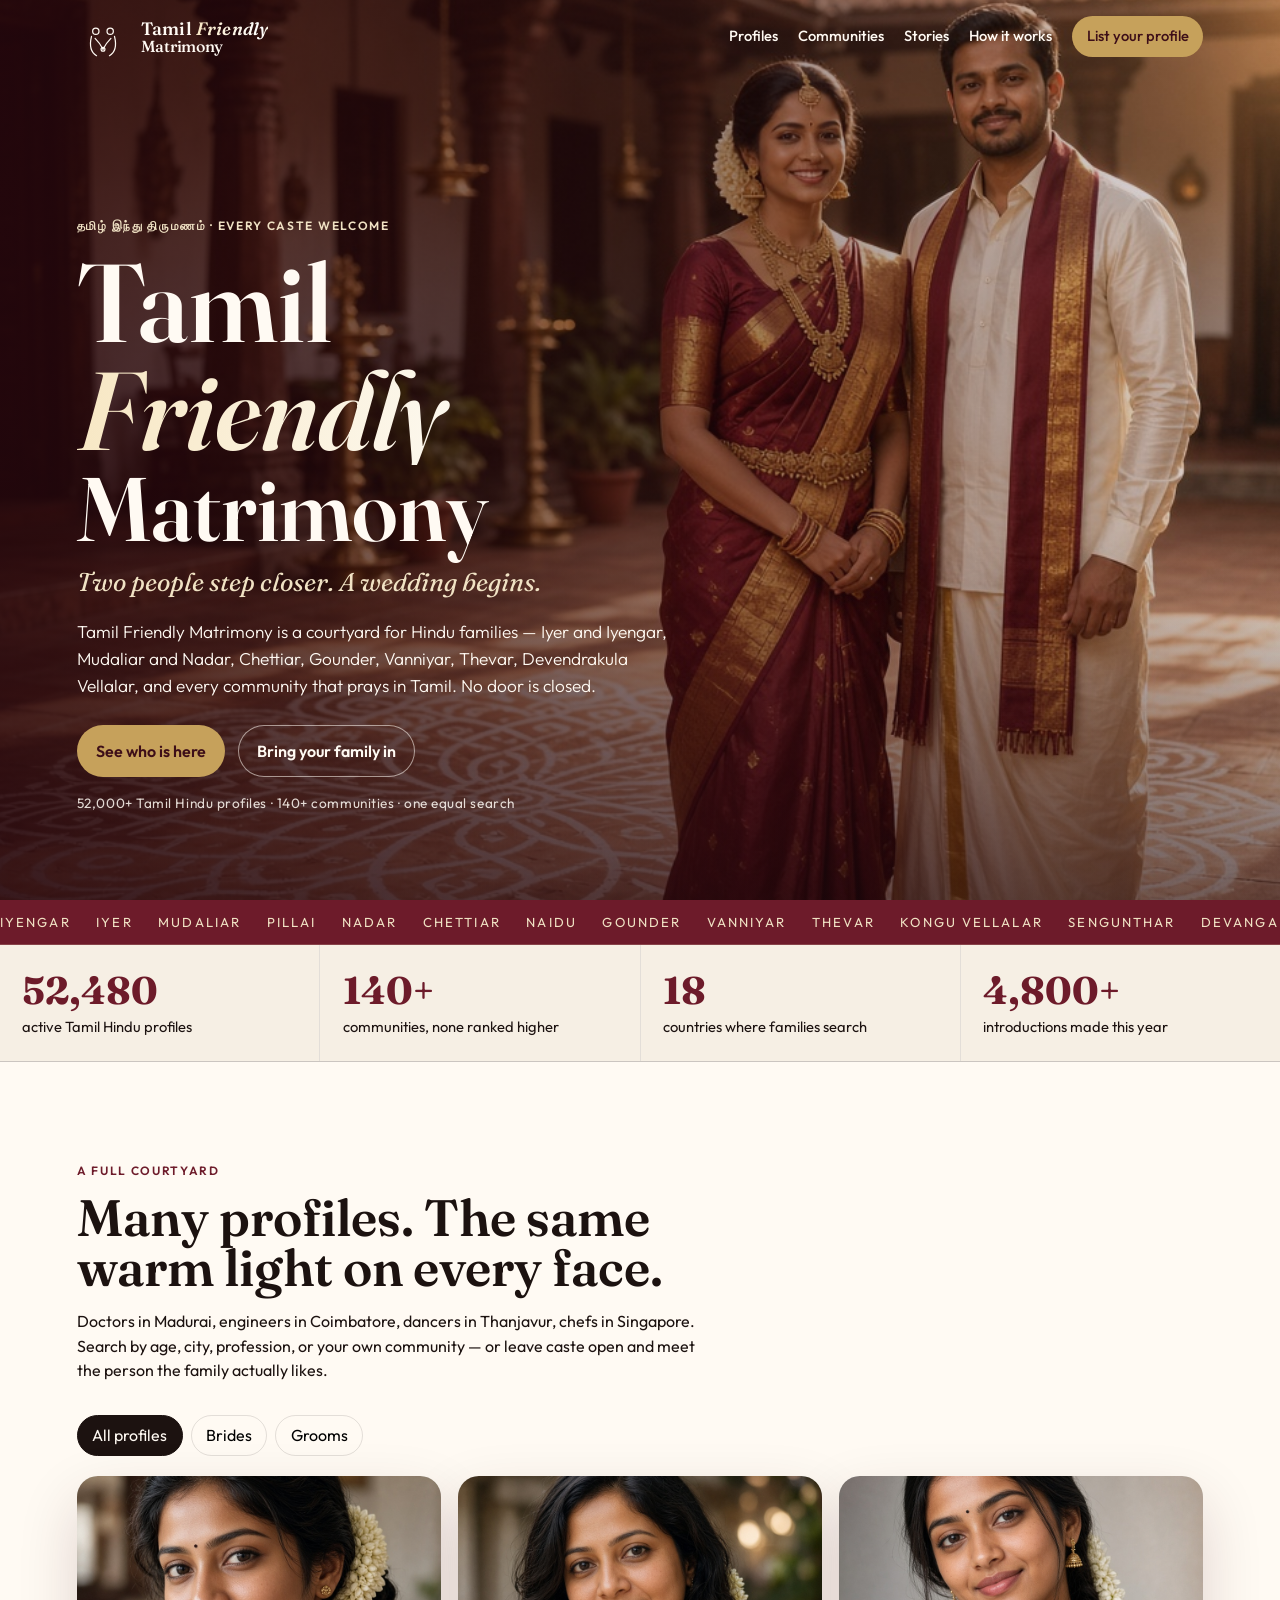
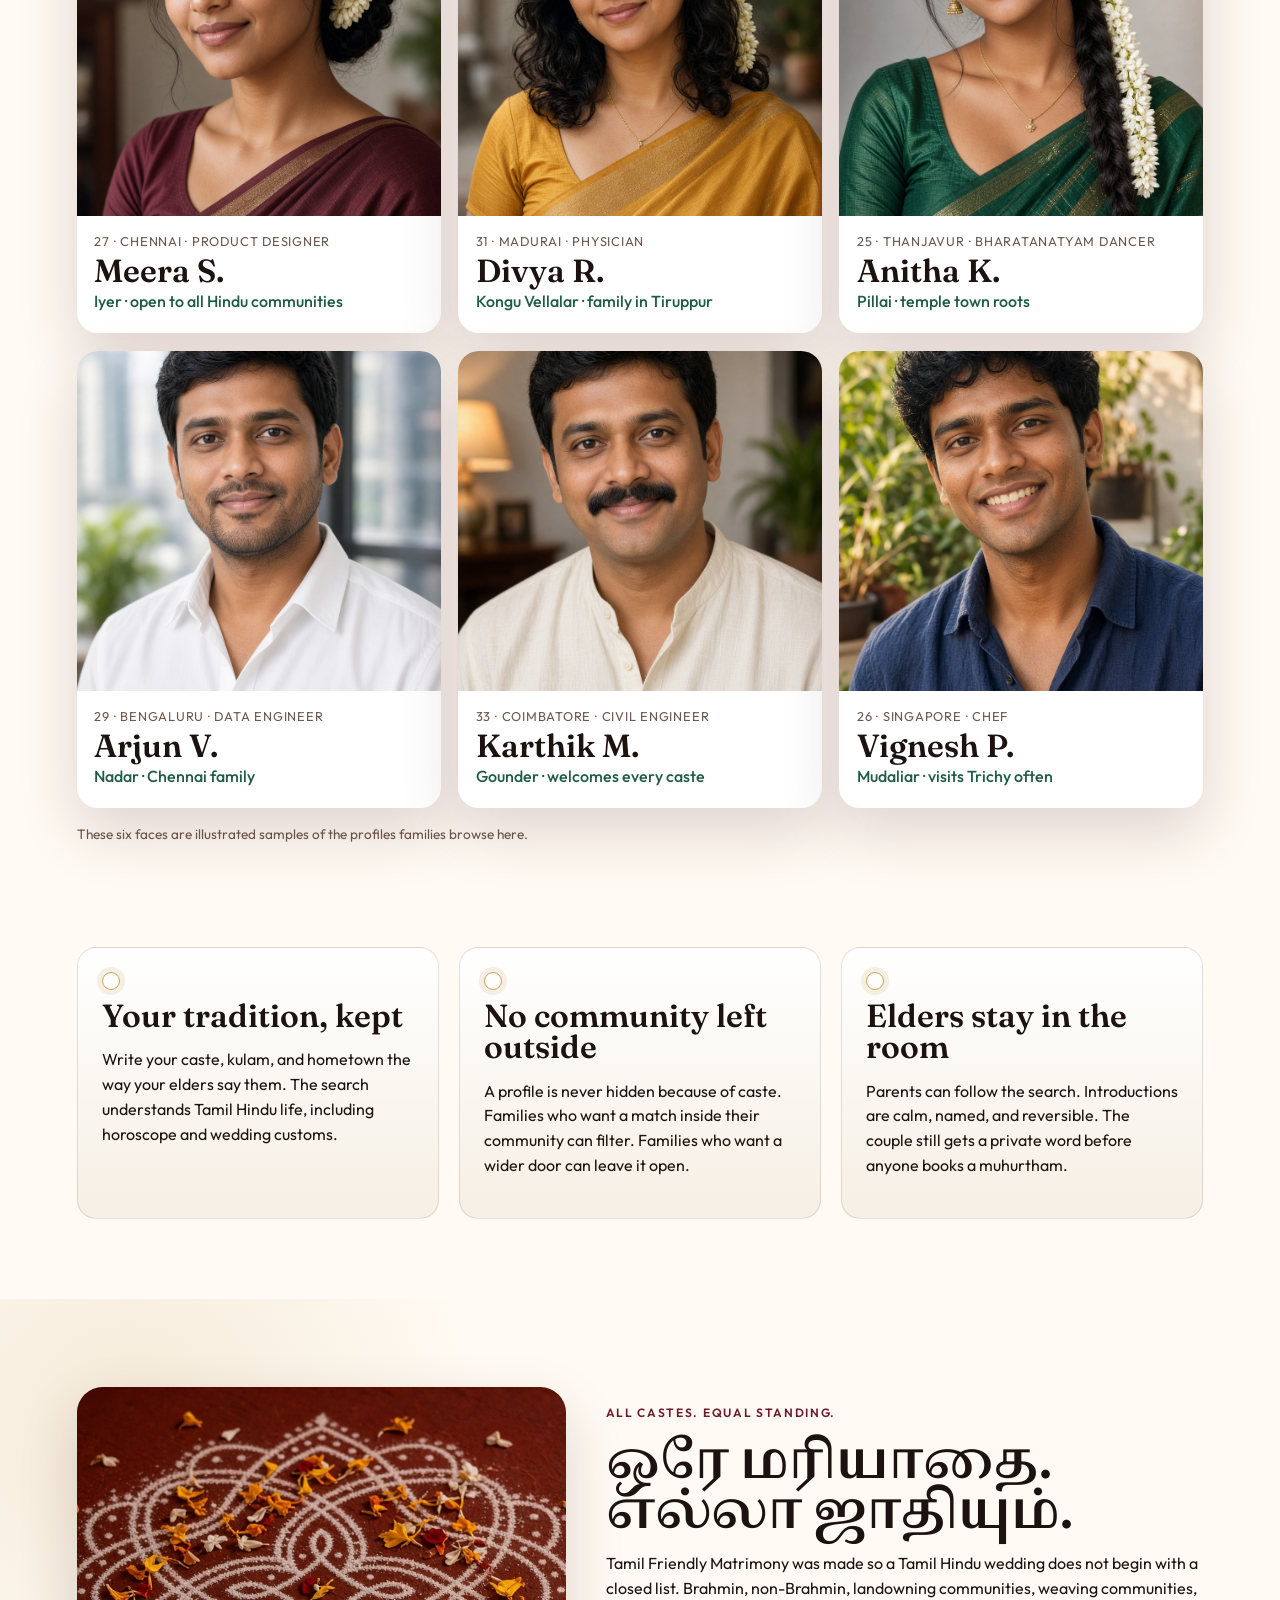
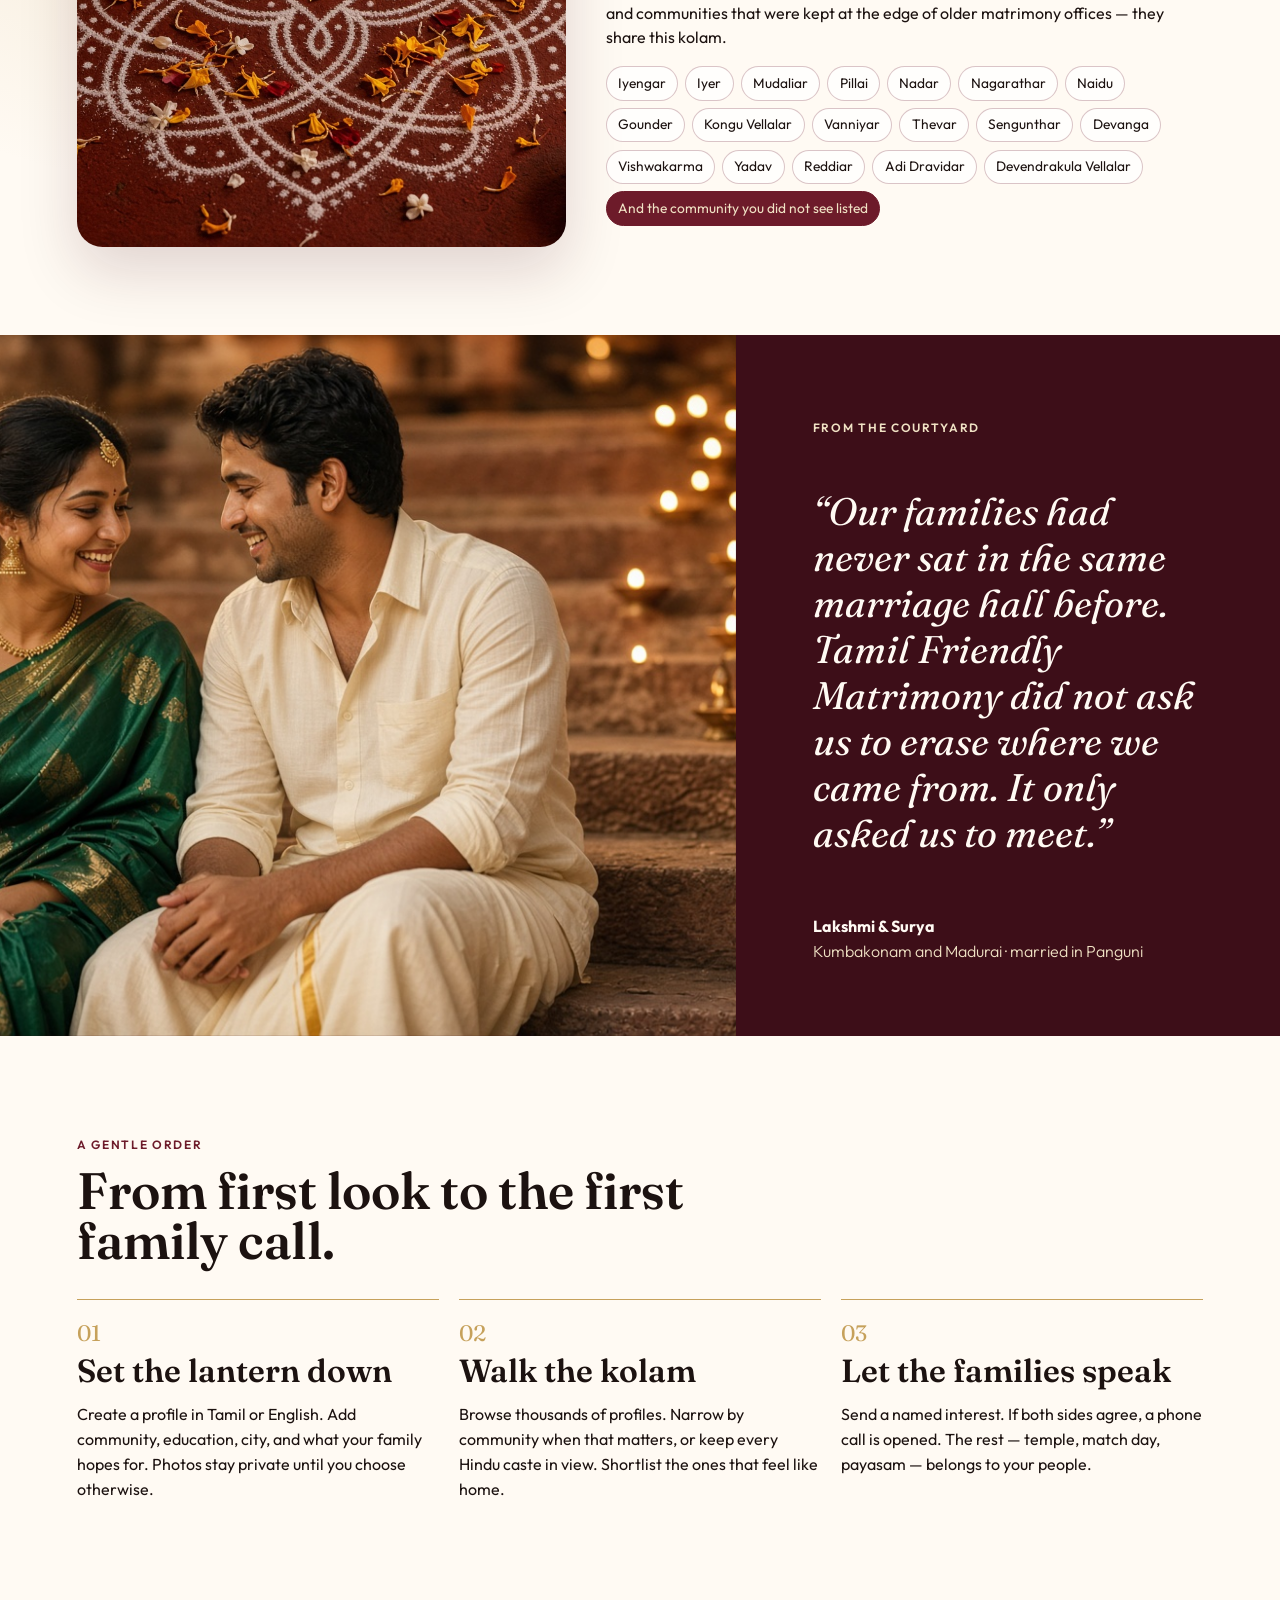
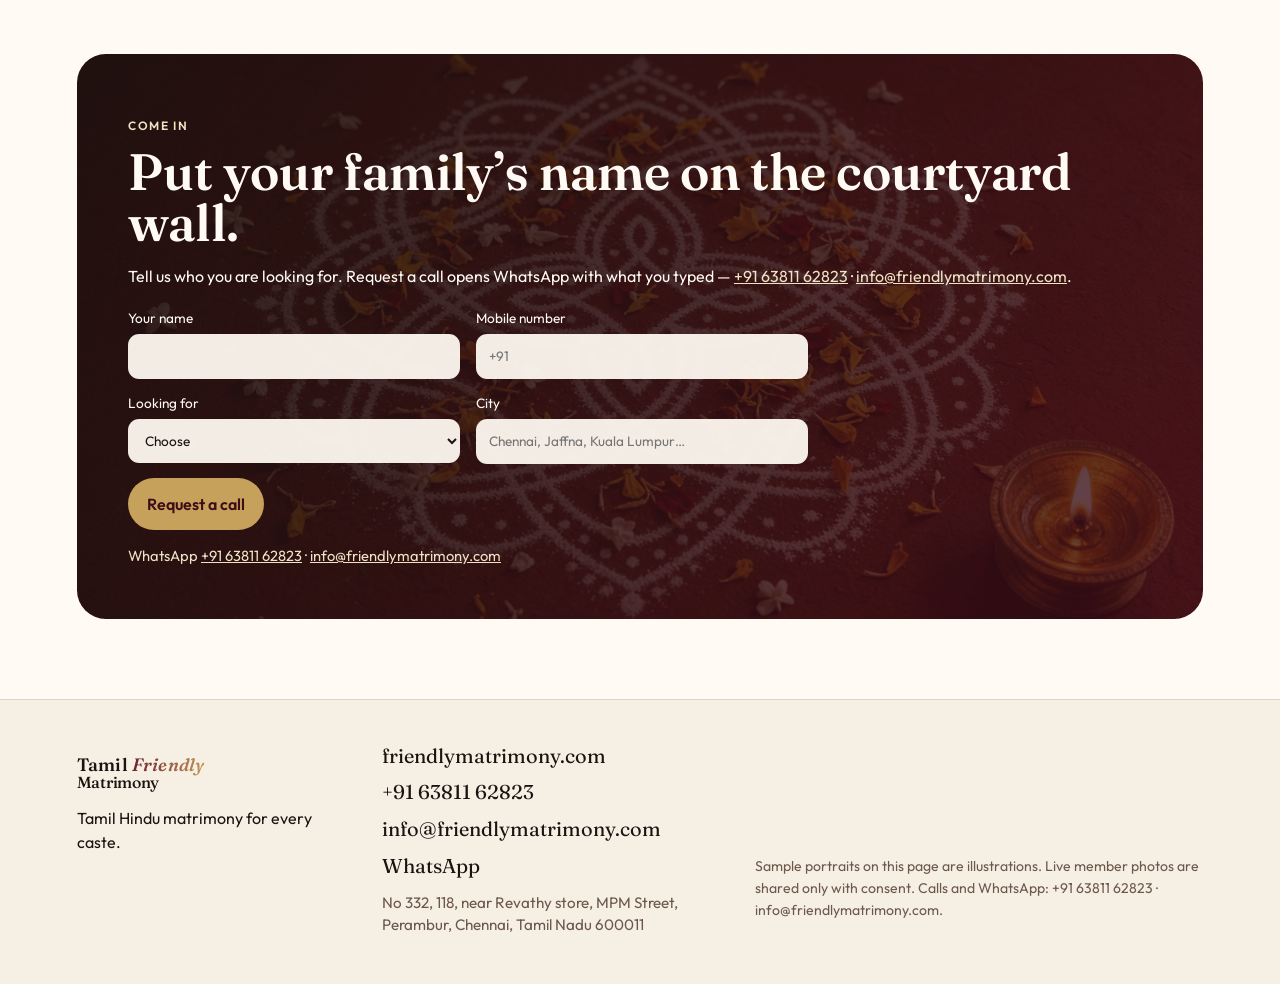
<file: index.html>
<!DOCTYPE html>
<html lang="en">
<head>
  <meta charset="UTF-8" />
  <meta name="viewport" content="width=device-width, initial-scale=1" />
  <title>Tamil Friendly Matrimony — Tamil Hindu matrimony for every caste</title>
  <meta name="description" content="Tamil Friendly Matrimony for Hindu families of every caste. Profiles across Tamil Nadu and the world, with equal respect for every community. Call or WhatsApp +91 63811 62823." />
  <meta name="keywords" content="Tamil matrimony, Tamil Hindu matrimony, Tamil Friendly Matrimony, caste free Tamil marriage, Chennai matrimony, Perambur matrimony" />
  <meta name="author" content="Tamil Friendly Matrimony" />
  <meta name="robots" content="index, follow, max-image-preview:large, max-snippet:-1, max-video-preview:-1" />
  <meta name="googlebot" content="index, follow" />
  <meta name="theme-color" content="#6d1b2a" />
  <meta name="format-detection" content="telephone=yes" />
  <link rel="canonical" href="https://tamilfriendlymatrimony.com/" />
  <link rel="alternate" hreflang="en" href="https://tamilfriendlymatrimony.com/" />
  <link rel="alternate" hreflang="ta" href="https://tamilfriendlymatrimony.com/" />
  <link rel="alternate" hreflang="x-default" href="https://tamilfriendlymatrimony.com/" />

  <meta property="og:type" content="website" />
  <meta property="og:site_name" content="Tamil Friendly Matrimony" />
  <meta property="og:locale" content="en_IN" />
  <meta property="og:locale:alternate" content="ta_IN" />
  <meta property="og:url" content="https://tamilfriendlymatrimony.com/" />
  <meta property="og:title" content="Tamil Friendly Matrimony — every caste welcome" />
  <meta property="og:description" content="Every caste. One courtyard. Tamil Hindu matrimony with equal respect for every community." />
  <meta property="og:image" content="https://tamilfriendlymatrimony.com/assets/tfm-hero.png" />
  <meta property="og:image:alt" content="Tamil Friendly Matrimony — couples stepping toward a wedding" />
  <meta property="og:image:type" content="image/png" />

  <meta name="twitter:card" content="summary_large_image" />
  <meta name="twitter:title" content="Tamil Friendly Matrimony — every caste welcome" />
  <meta name="twitter:description" content="Tamil Hindu matrimony for every caste. Call or WhatsApp +91 63811 62823." />
  <meta name="twitter:image" content="https://tamilfriendlymatrimony.com/assets/tfm-hero.png" />
  <meta name="twitter:image:alt" content="Tamil Friendly Matrimony" />

  <link rel="icon" href="assets/favicon.svg" type="image/svg+xml" />
  <link rel="apple-touch-icon" href="assets/tfm-logo.png" />
  <link rel="sitemap" type="application/xml" title="Sitemap" href="/sitemap.xml" />
  <link rel="preconnect" href="https://fonts.googleapis.com" />
  <link rel="preconnect" href="https://fonts.gstatic.com" crossorigin />
  <link href="https://fonts.googleapis.com/css2?family=Fraunces:ital,opsz,wght@0,9..144,500;0,9..144,640;1,9..144,500&family=Noto+Serif+Tamil:wght@600;700&family=Outfit:wght@300;400;500;600&display=swap" rel="stylesheet" />
  <link rel="stylesheet" href="css/styles.css" />

  <script type="application/ld+json">
  {
    "@context": "https://schema.org",
    "@graph": [
      {
        "@type": "WebSite",
        "@id": "https://tamilfriendlymatrimony.com/#website",
        "url": "https://tamilfriendlymatrimony.com/",
        "name": "Tamil Friendly Matrimony",
        "description": "Tamil Hindu matrimony for families of every caste.",
        "inLanguage": ["en", "ta"],
        "publisher": { "@id": "https://tamilfriendlymatrimony.com/#organization" }
      },
      {
        "@type": "Organization",
        "@id": "https://tamilfriendlymatrimony.com/#organization",
        "name": "Tamil Friendly Matrimony",
        "url": "https://tamilfriendlymatrimony.com/",
        "logo": "https://tamilfriendlymatrimony.com/assets/tfm-logo.png",
        "image": "https://tamilfriendlymatrimony.com/assets/tfm-hero.png",
        "email": "info@friendlymatrimony.com",
        "telephone": "+91-63811-62823",
        "sameAs": [
          "https://friendlymatrimony.com",
          "https://wa.me/916381162823"
        ],
        "address": {
          "@type": "PostalAddress",
          "streetAddress": "No 332, 118, near Revathy store, MPM Street, Perambur",
          "addressLocality": "Chennai",
          "addressRegion": "Tamil Nadu",
          "postalCode": "600011",
          "addressCountry": "IN"
        },
        "contactPoint": {
          "@type": "ContactPoint",
          "telephone": "+91-63811-62823",
          "contactType": "customer service",
          "areaServed": "IN",
          "availableLanguage": ["English", "Tamil"]
        }
      },
      {
        "@type": "LocalBusiness",
        "@id": "https://tamilfriendlymatrimony.com/#localbusiness",
        "name": "Tamil Friendly Matrimony",
        "image": "https://tamilfriendlymatrimony.com/assets/tfm-hero.png",
        "url": "https://tamilfriendlymatrimony.com/",
        "telephone": "+91-63811-62823",
        "email": "info@friendlymatrimony.com",
        "priceRange": "$$",
        "address": {
          "@type": "PostalAddress",
          "streetAddress": "No 332, 118, near Revathy store, MPM Street, Perambur",
          "addressLocality": "Chennai",
          "addressRegion": "Tamil Nadu",
          "postalCode": "600011",
          "addressCountry": "IN"
        },
        "geo": {
          "@type": "GeoCoordinates",
          "latitude": 13.121,
          "longitude": 80.232
        },
        "openingHoursSpecification": {
          "@type": "OpeningHoursSpecification",
          "dayOfWeek": ["Monday", "Tuesday", "Wednesday", "Thursday", "Friday", "Saturday"],
          "opens": "09:00",
          "closes": "20:00"
        }
      }
    ]
  }
  </script>
</head>
<body>
  <a class="skip" href="#profiles">Skip to profiles</a>

  <div class="petals" aria-hidden="true">
    <span></span><span></span><span></span><span></span><span></span><span></span>
  </div>

  <header class="site-header" data-header>
    <a class="brand" href="#top">
      <span class="couple-mark" aria-hidden="true">
        <svg class="couple-svg" viewBox="0 0 72 64">
          <path class="arch" d="M8 30C8 8 64 8 64 30" />
          <g class="person person-left">
            <circle cx="26" cy="24" r="4.4" />
            <path d="M20 31c-3 12-1 22 7 27" />
            <path d="M25 34c6 6 9 11 11 15" />
          </g>
          <g class="person person-right">
            <circle cx="46" cy="24" r="4.4" />
            <path d="M52 31c3 12 1 22-7 27" />
            <path d="M47 34c-6 6-9 11-11 15" />
          </g>
          <circle class="ring" cx="36" cy="49" r="2.7" />
        </svg>
      </span>
      <span class="wordmark">
        <span>Tamil <em>Friendly</em></span>
        <strong>Matrimony</strong>
      </span>
    </a>
    <button class="nav-toggle" type="button" data-nav-toggle aria-expanded="false" aria-controls="site-nav" aria-label="Open menu">
      Menu
    </button>
    <nav id="site-nav" data-nav aria-label="Primary">
      <a href="#profiles">Profiles</a>
      <a href="#communities">Communities</a>
      <a href="#stories">Stories</a>
      <a href="#how">How it works</a>
      <a class="nav-cta" href="#join">List your profile</a>
    </nav>
  </header>

  <main id="top">
    <section class="hero" aria-label="Tamil Friendly Matrimony introduction">
      <div class="hero-photo" style="background-image: url('assets/tfm-hero.png')" role="img" aria-label="Couple under a wedding arch"></div>
      <div class="hero-shade" aria-hidden="true"></div>
      <div class="hero-copy">
        <p class="eyebrow">தமிழ் இந்து திருமணம் · every caste welcome</p>
        <h1 class="hero-title">
          <span>Tamil</span>
          <span class="shine">Friendly</span>
          <span>Matrimony</span>
        </h1>
        <p class="hero-poem">Two people step closer. A wedding begins.</p>
        <p class="lede">
          Tamil Friendly Matrimony is a courtyard for Hindu families — Iyer and Iyengar,
          Mudaliar and Nadar, Chettiar, Gounder, Vanniyar, Thevar, Devendrakula Vellalar,
          and every community that prays in Tamil. No door is closed.
        </p>
        <div class="hero-actions">
          <a class="btn btn-gold" href="#profiles">See who is here</a>
          <a class="btn btn-ghost" href="#join">Bring your family in</a>
        </div>
        <p class="hero-note">52,000+ Tamil Hindu profiles · 140+ communities · one equal search</p>
      </div>
    </section>

    <div class="ticker" aria-hidden="true">
      <div class="ticker-track">
        <span>Iyengar</span><span>Iyer</span><span>Mudaliar</span><span>Pillai</span><span>Nadar</span>
        <span>Chettiar</span><span>Naidu</span><span>Gounder</span><span>Vanniyar</span><span>Thevar</span>
        <span>Kongu Vellalar</span><span>Sengunthar</span><span>Devanga</span><span>Vishwakarma</span>
        <span>Adi Dravidar</span><span>Devendrakula Vellalar</span><span>Yadav</span><span>Reddiar</span>
        <span>Nagarathar</span><span>Saiva Pillai</span>
        <span>Iyengar</span><span>Iyer</span><span>Mudaliar</span><span>Pillai</span><span>Nadar</span>
        <span>Chettiar</span><span>Naidu</span><span>Gounder</span><span>Vanniyar</span><span>Thevar</span>
        <span>Kongu Vellalar</span><span>Sengunthar</span><span>Devanga</span><span>Vishwakarma</span>
        <span>Adi Dravidar</span><span>Devendrakula Vellalar</span><span>Yadav</span><span>Reddiar</span>
        <span>Nagarathar</span><span>Saiva Pillai</span>
      </div>
    </div>

    <section class="stats" aria-label="In numbers">
      <article data-reveal>
        <strong data-count="52480">0</strong>
        <span>active Tamil Hindu profiles</span>
      </article>
      <article data-reveal>
        <strong data-count="140" data-suffix="+">0</strong>
        <span>communities, none ranked higher</span>
      </article>
      <article data-reveal>
        <strong data-count="18">0</strong>
        <span>countries where families search</span>
      </article>
      <article data-reveal>
        <strong data-count="4800" data-suffix="+">0</strong>
        <span>introductions made this year</span>
      </article>
    </section>

    <section class="section" id="profiles">
      <div class="section-head" data-reveal>
        <p class="kicker">A full courtyard</p>
        <h2>Many profiles. The same warm light on every face.</h2>
        <p>
          Doctors in Madurai, engineers in Coimbatore, dancers in Thanjavur, chefs in Singapore.
          Search by age, city, profession, or your own community — or leave caste open and
          meet the person the family actually likes.
        </p>
      </div>
      <div class="filters" role="tablist" aria-label="Filter sample profiles">
        <button type="button" class="is-active" role="tab" aria-selected="true" data-filter="all">All profiles</button>
        <button type="button" role="tab" aria-selected="false" data-filter="bride">Brides</button>
        <button type="button" role="tab" aria-selected="false" data-filter="groom">Grooms</button>
      </div>
      <div class="cards">
        <article class="card" data-side="bride" data-reveal>
          <img src="assets/tfm-profile-meera.png" width="640" height="800" loading="lazy" decoding="async" alt="Portrait of Meera, a sample profile" />
          <div class="card-body">
            <p class="card-meta">27 · Chennai · Product designer</p>
            <h3>Meera S.</h3>
            <p class="community">Iyer · open to all Hindu communities</p>
          </div>
        </article>
        <article class="card" data-side="bride" data-reveal>
          <img src="assets/tfm-profile-divya.png" width="640" height="800" loading="lazy" decoding="async" alt="Portrait of Divya, a sample profile" />
          <div class="card-body">
            <p class="card-meta">31 · Madurai · Physician</p>
            <h3>Divya R.</h3>
            <p class="community">Kongu Vellalar · family in Tiruppur</p>
          </div>
        </article>
        <article class="card" data-side="bride" data-reveal>
          <img src="assets/tfm-profile-anitha.png" width="640" height="800" loading="lazy" decoding="async" alt="Portrait of Anitha, a sample profile" />
          <div class="card-body">
            <p class="card-meta">25 · Thanjavur · Bharatanatyam dancer</p>
            <h3>Anitha K.</h3>
            <p class="community">Pillai · temple town roots</p>
          </div>
        </article>
        <article class="card" data-side="groom" data-reveal>
          <img src="assets/tfm-profile-arjun.png" width="640" height="800" loading="lazy" decoding="async" alt="Portrait of Arjun, a sample profile" />
          <div class="card-body">
            <p class="card-meta">29 · Bengaluru · Data engineer</p>
            <h3>Arjun V.</h3>
            <p class="community">Nadar · Chennai family</p>
          </div>
        </article>
        <article class="card" data-side="groom" data-reveal>
          <img src="assets/tfm-profile-karthik.png" width="640" height="800" loading="lazy" decoding="async" alt="Portrait of Karthik, a sample profile" />
          <div class="card-body">
            <p class="card-meta">33 · Coimbatore · Civil engineer</p>
            <h3>Karthik M.</h3>
            <p class="community">Gounder · welcomes every caste</p>
          </div>
        </article>
        <article class="card" data-side="groom" data-reveal>
          <img src="assets/tfm-profile-vignesh.png" width="640" height="800" loading="lazy" decoding="async" alt="Portrait of Vignesh, a sample profile" />
          <div class="card-body">
            <p class="card-meta">26 · Singapore · Chef</p>
            <h3>Vignesh P.</h3>
            <p class="community">Mudaliar · visits Trichy often</p>
          </div>
        </article>
      </div>
      <p class="fineprint">These six faces are illustrated samples of the profiles families browse here.</p>
    </section>

    <section class="promise">
      <article data-reveal>
        <span class="mark-ring" aria-hidden="true"></span>
        <h3>Your tradition, kept</h3>
        <p>Write your caste, kulam, and hometown the way your elders say them. The search understands Tamil Hindu life, including horoscope and wedding customs.</p>
      </article>
      <article data-reveal>
        <span class="mark-ring" aria-hidden="true"></span>
        <h3>No community left outside</h3>
        <p>A profile is never hidden because of caste. Families who want a match inside their community can filter. Families who want a wider door can leave it open.</p>
      </article>
      <article data-reveal>
        <span class="mark-ring" aria-hidden="true"></span>
        <h3>Elders stay in the room</h3>
        <p>Parents can follow the search. Introductions are calm, named, and reversible. The couple still gets a private word before anyone books a muhurtham.</p>
      </article>
    </section>

    <section class="section communities" id="communities">
      <div class="communities-visual" style="background-image: url('assets/tfm-kolam.png')" role="img" aria-label="Kolam pattern" data-reveal></div>
      <div class="communities-copy" data-reveal>
        <p class="kicker">All castes. Equal standing.</p>
        <h2>ஒரே மரியாதை. எல்லா ஜாதியும்.</h2>
        <p>
          Tamil Friendly Matrimony was made so a Tamil Hindu wedding does not begin with a closed list.
          Brahmin, non-Brahmin, landowning communities, weaving communities,
          and communities that were kept at the edge of older matrimony offices —
          they share this kolam.
        </p>
        <ul class="chips">
          <li>Iyengar</li><li>Iyer</li><li>Mudaliar</li><li>Pillai</li><li>Nadar</li>
          <li>Nagarathar</li><li>Naidu</li><li>Gounder</li><li>Kongu Vellalar</li>
          <li>Vanniyar</li><li>Thevar</li><li>Sengunthar</li><li>Devanga</li>
          <li>Vishwakarma</li><li>Yadav</li><li>Reddiar</li><li>Adi Dravidar</li>
          <li>Devendrakula Vellalar</li><li>And the community you did not see listed</li>
        </ul>
      </div>
    </section>

    <section class="story" id="stories">
      <img src="assets/tfm-story.png" width="1200" height="900" loading="lazy" decoding="async" alt="A Tamil couple seated on temple steps in the evening" data-reveal />
      <blockquote data-reveal>
        <p class="kicker">From the courtyard</p>
        <p class="quote">“Our families had never sat in the same marriage hall before. Tamil Friendly Matrimony did not ask us to erase where we came from. It only asked us to meet.”</p>
        <footer>
          <strong>Lakshmi &amp; Surya</strong>
          <span>Kumbakonam and Madurai · married in Panguni</span>
        </footer>
      </blockquote>
    </section>

    <section class="section" id="how">
      <div class="section-head" data-reveal>
        <p class="kicker">A gentle order</p>
        <h2>From first look to the first family call.</h2>
      </div>
      <ol class="steps">
        <li data-reveal>
          <span>01</span>
          <h3>Set the lantern down</h3>
          <p>Create a profile in Tamil or English. Add community, education, city, and what your family hopes for. Photos stay private until you choose otherwise.</p>
        </li>
        <li data-reveal>
          <span>02</span>
          <h3>Walk the kolam</h3>
          <p>Browse thousands of profiles. Narrow by community when that matters, or keep every Hindu caste in view. Shortlist the ones that feel like home.</p>
        </li>
        <li data-reveal>
          <span>03</span>
          <h3>Let the families speak</h3>
          <p>Send a named interest. If both sides agree, a phone call is opened. The rest — temple, match day, payasam — belongs to your people.</p>
        </li>
      </ol>
    </section>

    <section class="join" id="join">
      <div class="join-panel" data-reveal>
        <p class="kicker">Come in</p>
        <h2>Put your family’s name on the courtyard wall.</h2>
        <p>Tell us who you are looking for. Request a call opens WhatsApp with what you typed — <a href="https://wa.me/916381162823" target="_blank" rel="noopener">+91 63811 62823</a> · <a href="mailto:info@friendlymatrimony.com">info@friendlymatrimony.com</a>.</p>
        <form data-join-form>
          <label>Your name
            <input name="name" required maxlength="80" autocomplete="name" />
          </label>
          <label>Mobile number
            <input name="phone" required inputmode="tel" autocomplete="tel" placeholder="+91" />
          </label>
          <label>Looking for
            <select name="looking" required>
              <option value="">Choose</option>
              <option>A bride</option>
              <option>A groom</option>
              <option>I am a parent, searching with my child</option>
            </select>
          </label>
          <label>City
            <input name="city" required maxlength="80" placeholder="Chennai, Jaffna, Kuala Lumpur…" />
          </label>
          <button class="btn btn-gold" type="submit">Request a call</button>
        </form>
        <p class="join-note">WhatsApp <a href="https://wa.me/916381162823" target="_blank" rel="noopener">+91 63811 62823</a> · <a href="mailto:info@friendlymatrimony.com">info@friendlymatrimony.com</a></p>
      </div>
    </section>
  </main>

  <footer class="site-footer" id="contact">
    <div>
      <p class="wordmark wordmark-footer"><span>Tamil <em>Friendly</em></span><strong>Matrimony</strong></p>
      <p>Tamil Hindu matrimony for every caste.</p>
    </div>
    <address>
      <a href="https://friendlymatrimony.com">friendlymatrimony.com</a>
      <a href="tel:+916381162823">+91 63811 62823</a>
      <a href="mailto:info@friendlymatrimony.com">info@friendlymatrimony.com</a>
      <a href="https://wa.me/916381162823" target="_blank" rel="noopener">WhatsApp</a>
      <span>No 332, 118, near Revathy store, MPM Street, Perambur, Chennai, Tamil Nadu 600011</span>
    </address>
    <p class="footer-note">Sample portraits on this page are illustrations. Live member photos are shared only with consent. Calls and WhatsApp: +91 63811 62823 · info@friendlymatrimony.com.</p>
  </footer>

  <script src="js/main.js"></script>
</body>
</html>
</file>
<file: css/styles.css>
:root {
  --ink: #1c1210;
  --maroon: #6d1b2a;
  --maroon-deep: #3d0e18;
  --gold: #c6a15b;
  --gold-soft: #f0e2c4;
  --sand: #f6efe4;
  --cream: #fffaf3;
  --leaf: #1f5c45;
  --line: rgba(28, 18, 16, 0.12);
  --serif: "Fraunces", "Noto Serif Tamil", Georgia, serif;
  --tamil: "Noto Serif Tamil", "Cormorant Garamond", serif;
  --sans: "Outfit", "Segoe UI", sans-serif;
  --shadow: 0 24px 60px rgba(61, 14, 24, 0.16);
}

* { box-sizing: border-box; }
html { scroll-behavior: smooth; }
body {
  margin: 0;
  color: var(--ink);
  background: var(--cream);
  font-family: var(--sans);
  font-weight: 400;
  line-height: 1.55;
  overflow-x: hidden;
}
img { max-width: 100%; display: block; }
a { color: inherit; }
button, input, select { font: inherit; }
.skip {
  position: absolute;
  left: 1rem;
  top: -4rem;
  background: var(--gold);
  padding: 0.5rem 0.8rem;
  z-index: 20;
}
.skip:focus { top: 1rem; }

.petals { position: fixed; inset: 0; pointer-events: none; z-index: 8; overflow: hidden; }
.petals span {
  position: absolute;
  top: -10vh;
  width: 10px;
  height: 14px;
  border-radius: 70% 10% 70% 10%;
  background: linear-gradient(160deg, #f3c15b, #c45a2a);
  opacity: 0.55;
  animation: fall linear infinite;
}
.petals span:nth-child(1) { left: 8%; animation-duration: 14s; animation-delay: -2s; }
.petals span:nth-child(2) { left: 22%; animation-duration: 18s; width: 8px; background: #f7f1df; }
.petals span:nth-child(3) { left: 47%; animation-duration: 16s; animation-delay: -8s; }
.petals span:nth-child(4) { left: 63%; animation-duration: 20s; animation-delay: -4s; background: #fff; opacity: 0.7; }
.petals span:nth-child(5) { left: 78%; animation-duration: 15s; animation-delay: -11s; }
.petals span:nth-child(6) { left: 91%; animation-duration: 19s; animation-delay: -6s; }

@keyframes fall {
  0% { transform: translate3d(0, -10vh, 0) rotate(0deg); }
  100% { transform: translate3d(40px, 110vh, 0) rotate(240deg); }
}

.site-header {
  position: fixed;
  z-index: 10;
  top: 0;
  left: 0;
  right: 0;
  display: flex;
  align-items: center;
  justify-content: space-between;
  gap: 1rem;
  padding: 0.85rem 6vw;
  color: var(--cream);
  transition: background 0.3s ease, color 0.3s ease, box-shadow 0.3s ease;
}
.site-header.is-scrolled {
  background: rgba(255, 250, 243, 0.94);
  color: var(--ink);
  box-shadow: 0 1px 0 var(--line);
  backdrop-filter: blur(12px);
}
.brand { display: flex; align-items: center; gap: 0.75rem; text-decoration: none; min-width: 0; }
.couple-mark { width: 52px; height: 46px; flex: none; }
.couple-svg { width: 100%; height: 100%; overflow: visible; }
.couple-svg path,
.couple-svg circle {
  fill: none;
  stroke: currentColor;
  stroke-width: 1.7;
  stroke-linecap: round;
  stroke-linejoin: round;
}
.arch {
  stroke: #f0d48a;
  stroke-dasharray: 130;
  stroke-dashoffset: 130;
  animation: clasp 4.2s ease-in-out infinite;
}
.person-left { animation: approach-left 4.2s ease-in-out infinite; }
.person-right { animation: approach-right 4.2s ease-in-out infinite; }
.ring {
  stroke: #fff6df;
  transform-box: fill-box;
  transform-origin: center;
  animation: spark 4.2s ease-in-out infinite;
}
.wordmark { display: flex; flex-direction: column; line-height: 1; font-family: var(--serif); }
.wordmark span { font-size: 1.12rem; font-weight: 560; letter-spacing: 0.01em; }
.wordmark em {
  font-style: italic;
  background: linear-gradient(100deg, #f7e7c3 0%, #fff 42%, #e7c77a 58%, #f7e7c3 100%);
  background-size: 220% auto;
  -webkit-background-clip: text;
  background-clip: text;
  color: transparent;
  animation: shine 4.5s linear infinite;
}
.wordmark strong { font-size: 1rem; font-weight: 500; letter-spacing: -0.02em; }
.site-header.is-scrolled .wordmark em {
  background-image: linear-gradient(100deg, #6d1b2a 0%, #c6a15b 45%, #6d1b2a 100%);
}
.site-header nav { display: flex; align-items: center; gap: 1.25rem; }
.site-header nav a { text-decoration: none; font-size: 0.92rem; font-weight: 500; }
.nav-cta {
  padding: 0.55rem 0.9rem;
  border-radius: 999px;
  background: var(--gold);
  color: var(--maroon-deep);
}
.nav-toggle {
  display: none;
  border: 1px solid currentColor;
  background: transparent;
  color: inherit;
  border-radius: 999px;
  padding: 0.4rem 0.75rem;
}

.hero {
  position: relative;
  min-height: 100vh;
  display: grid;
  align-items: end;
  color: var(--cream);
  overflow: hidden;
}
.hero-photo {
  position: absolute;
  inset: -4%;
  background-size: cover;
  background-position: center 30%;
  animation: ken 22s ease-in-out infinite alternate;
}
.hero-shade {
  position: absolute;
  inset: 0;
  background:
    linear-gradient(90deg, rgba(40, 8, 14, 0.82) 0%, rgba(40, 8, 14, 0.5) 46%, rgba(40, 8, 14, 0.12) 100%),
    linear-gradient(to top, rgba(28, 8, 12, 0.55), transparent 40%);
}
.hero-copy {
  position: relative;
  z-index: 1;
  width: min(760px, 92vw);
  padding: 18vh 6vw 8vh;
}
.eyebrow, .kicker {
  letter-spacing: 0.14em;
  text-transform: uppercase;
  font-size: 0.75rem;
  font-weight: 600;
  color: var(--gold-soft);
}
.ta {
  font-family: var(--tamil);
  font-size: 1.35rem;
  text-transform: none;
  letter-spacing: 0;
  margin-right: 0.35rem;
}
h1, h2, h3 { font-family: var(--serif); font-weight: 600; line-height: 0.98; }
h1 { font-size: clamp(3.2rem, 7vw, 6.4rem); margin: 0.4rem 0 1rem; }
.hero-title {
  display: flex;
  flex-direction: column;
  font-size: clamp(3.4rem, 8vw, 7rem);
  margin: 0.15rem 0 0.6rem;
}
.hero-title span { display: block; animation: title-in 0.9s ease both; }
.hero-title span:nth-child(1),
.hero-title span:nth-child(2) { font-size: 1.08em; }
.hero-title span:nth-child(2) { animation-delay: 0.12s; }
.hero-title span:nth-child(3) { font-size: 0.88em; animation-delay: 0.22s; }
.hero-title .shine {
  font-style: italic;
  background: linear-gradient(100deg, #f7e7c3 0%, #fff 40%, #e7c77a 55%, #f7e7c3 100%);
  background-size: 220% auto;
  -webkit-background-clip: text;
  background-clip: text;
  color: transparent;
  animation: title-in 0.9s ease 0.12s both, shine 4.8s linear 1s infinite;
}
.hero-poem {
  margin: 0 0 0.4rem;
  font-family: var(--serif);
  font-style: italic;
  font-size: clamp(1.25rem, 2vw, 1.7rem);
  color: var(--gold-soft);
}
.lede { font-size: 1.08rem; max-width: 40rem; font-weight: 300; }
.hero-actions { display: flex; flex-wrap: wrap; gap: 0.8rem; margin: 1.6rem 0 1rem; }
.btn {
  display: inline-flex;
  align-items: center;
  text-decoration: none;
  border: 0;
  cursor: pointer;
  border-radius: 999px;
  padding: 0.85rem 1.2rem;
  font-weight: 600;
}
.btn-gold { background: var(--gold); color: var(--maroon-deep); }
.btn-gold:hover { transform: translateY(-1px); }
.btn-ghost { color: var(--cream); box-shadow: inset 0 0 0 1px rgba(255, 250, 243, 0.55); background: transparent; }
.hero-note { font-size: 0.85rem; letter-spacing: 0.04em; opacity: 0.86; }

@keyframes ken {
  from { transform: scale(1) translate3d(0, 0, 0); }
  to { transform: scale(1.08) translate3d(-1.5%, -1%, 0); }
}

.ticker {
  background: var(--maroon);
  color: var(--gold-soft);
  overflow: hidden;
  border-bottom: 1px solid rgba(240, 226, 196, 0.2);
}
.ticker-track {
  display: flex;
  gap: 1.6rem;
  width: max-content;
  padding: 0.75rem 0;
  animation: marquee 36s linear infinite;
  font-size: 0.82rem;
  letter-spacing: 0.16em;
  text-transform: uppercase;
}
@keyframes marquee {
  from { transform: translateX(0); }
  to { transform: translateX(-50%); }
}

.stats {
  display: grid;
  grid-template-columns: repeat(4, 1fr);
  gap: 1px;
  background: var(--line);
  border-bottom: 1px solid var(--line);
}
.stats article {
  background: var(--sand);
  padding: 1.6rem 1.4rem 1.4rem;
}
.stats strong {
  display: block;
  font-family: var(--serif);
  font-size: clamp(2rem, 3vw, 3rem);
  line-height: 1;
  color: var(--maroon);
}
.stats span { display: block; margin-top: 0.4rem; font-size: 0.92rem; }

.section { padding: 5.5rem 6vw; }
.section-head { max-width: 40rem; margin-bottom: 2rem; }
.section-head .kicker, .communities-copy .kicker, .join-panel .kicker { color: var(--maroon); }
h2 { font-size: clamp(2.4rem, 4vw, 4.2rem); margin: 0.3rem 0 0.8rem; }
.filters { display: flex; gap: 0.5rem; margin-bottom: 1.2rem; }
.filters button {
  border: 1px solid var(--line);
  background: transparent;
  border-radius: 999px;
  padding: 0.45rem 0.9rem;
  cursor: pointer;
}
.filters button.is-active { background: var(--ink); color: var(--cream); border-color: var(--ink); }

.cards {
  display: grid;
  grid-template-columns: repeat(3, 1fr);
  gap: 1.1rem;
}
.card {
  background: white;
  border-radius: 1.3rem;
  overflow: hidden;
  box-shadow: var(--shadow);
  transform: translateY(18px);
}
.card[hidden] { display: none; }
.card img {
  height: 340px;
  width: 100%;
  object-fit: cover;
  transition: transform 0.8s ease;
}
.card:hover img { transform: scale(1.05); }
.card-body { padding: 1rem 1.1rem 1.2rem; }
.card-meta { margin: 0; font-size: 0.8rem; letter-spacing: 0.06em; text-transform: uppercase; color: #6d584c; }
.card h3 { margin: 0.2rem 0; font-size: 2rem; }
.community { margin: 0; color: var(--leaf); font-weight: 500; }
.fineprint { margin-top: 1rem; color: #6d584c; font-size: 0.85rem; }

.promise {
  display: grid;
  grid-template-columns: repeat(3, 1fr);
  gap: 1.2rem;
  padding: 0 6vw 5rem;
}
.promise article {
  padding: 1.5rem;
  border-radius: 1.2rem;
  background: linear-gradient(180deg, #fff, var(--sand));
  border: 1px solid var(--line);
}
.mark-ring {
  display: inline-block;
  width: 18px;
  height: 18px;
  border-radius: 50%;
  border: 1.5px solid var(--gold);
  box-shadow: 0 0 0 5px rgba(198, 161, 91, 0.16);
  animation: pulse 3.4s ease-in-out infinite;
}
@keyframes pulse {
  0%, 100% { transform: scale(1); }
  50% { transform: scale(1.08); }
}
.promise h3 { font-size: 2rem; margin: 0.2rem 0 0.4rem; }

.communities {
  display: grid;
  grid-template-columns: 0.9fr 1.1fr;
  gap: 2.5rem;
  align-items: center;
  background:
    radial-gradient(circle at 10% 20%, rgba(198, 161, 91, 0.18), transparent 28%),
    var(--cream);
}
.communities-visual {
  min-height: 460px;
  border-radius: 1.6rem;
  background-size: cover;
  background-position: center;
  box-shadow: var(--shadow);
  animation: ken 18s ease-in-out infinite alternate;
}
.chips { display: flex; flex-wrap: wrap; gap: 0.45rem; padding: 0; list-style: none; }
.chips li {
  border: 1px solid rgba(109, 27, 42, 0.25);
  border-radius: 999px;
  padding: 0.35rem 0.7rem;
  font-size: 0.86rem;
  background: rgba(255, 255, 255, 0.7);
}
.chips li:last-child { background: var(--maroon); color: var(--gold-soft); border-color: var(--maroon); }

.story {
  display: grid;
  grid-template-columns: 1.15fr 0.85fr;
  min-height: 560px;
  background: var(--maroon-deep);
  color: var(--cream);
}
.story img { width: 100%; height: 100%; object-fit: cover; min-height: 420px; }
.story blockquote { margin: 0; padding: 8vh 6vw; display: flex; flex-direction: column; justify-content: center; }
.quote {
  font-family: var(--serif);
  font-size: clamp(1.8rem, 3vw, 2.7rem);
  line-height: 1.2;
  font-style: italic;
}
.story footer { margin-top: 1.2rem; }
.story footer span { display: block; color: var(--gold-soft); font-weight: 300; }

.steps {
  list-style: none;
  padding: 0;
  display: grid;
  grid-template-columns: repeat(3, 1fr);
  gap: 1.2rem;
  counter-reset: none;
}
.steps li {
  padding-top: 1rem;
  border-top: 1px solid var(--gold);
}
.steps span {
  font-family: var(--serif);
  color: var(--gold);
  font-size: 1.4rem;
}
.steps h3 { font-size: 2rem; margin: 0.3rem 0; }

.join { padding: 2rem 6vw 5rem; }
.join-panel {
  background: var(--ink);
  color: var(--cream);
  border-radius: 1.8rem;
  padding: clamp(1.5rem, 4vw, 3.5rem);
  background-image:
    linear-gradient(120deg, rgba(28, 18, 16, 0.88), rgba(61, 14, 24, 0.78)),
    url("../assets/tfm-kolam.png");
  background-size: cover;
  background-position: center;
}
.join-panel .kicker { color: var(--gold-soft); }
.join form {
  display: grid;
  grid-template-columns: 1fr 1fr;
  gap: 0.9rem 1rem;
  margin-top: 1.2rem;
  max-width: 680px;
}
.join label { display: flex; flex-direction: column; gap: 0.3rem; font-size: 0.85rem; }
.join input, .join select {
  border: 0;
  border-radius: 0.7rem;
  padding: 0.75rem 0.8rem;
  background: rgba(255, 250, 243, 0.94);
  color: var(--ink);
}
.join button { justify-self: start; }
.join-panel a { color: var(--gold-soft); }
.join-note { margin: 0.9rem 0 0; color: var(--gold-soft); font-size: 0.92rem; }

.site-footer {
  display: flex;
  justify-content: space-between;
  gap: 2rem;
  padding: 2.5rem 6vw 3rem;
  background: var(--sand);
  border-top: 1px solid var(--line);
}
.wordmark-footer em {
  background-image: linear-gradient(100deg, #6d1b2a, #c6a15b, #6d1b2a);
}
.site-footer address {
  display: flex;
  flex-direction: column;
  gap: 0.35rem;
  font-style: normal;
  font-family: var(--serif);
  font-size: 1.25rem;
}
.site-footer address a { text-decoration: none; }
.site-footer address span {
  max-width: 22rem;
  margin-top: 0.35rem;
  color: #6d584c;
  font-family: var(--sans, inherit);
  font-size: 0.95rem;
  line-height: 1.45;
}
.footer-note { max-width: 28rem; color: #6d584c; font-size: 0.88rem; align-self: end; }

[data-reveal] { opacity: 0; transform: translateY(16px); }
[data-reveal].is-in { animation: rise 0.8s ease forwards; }
.stats article:nth-child(2), .cards .card:nth-child(2), .steps li:nth-child(2) { animation-delay: 0.08s; }
.stats article:nth-child(3), .cards .card:nth-child(3), .promise article:nth-child(2), .steps li:nth-child(3) { animation-delay: 0.16s; }
.stats article:nth-child(4), .cards .card:nth-child(4), .promise article:nth-child(3) { animation-delay: 0.24s; }
.cards .card:nth-child(5) { animation-delay: 0.32s; }
.cards .card:nth-child(6) { animation-delay: 0.4s; }
@keyframes rise {
  to { opacity: 1; transform: none; }
}
@keyframes title-in {
  from { opacity: 0; transform: translateY(16px); }
  to { opacity: 1; transform: none; }
}
@keyframes spin { to { transform: rotate(360deg); } }
@keyframes approach-left {
  0%, 100% { transform: translateX(-8px); opacity: 0.55; }
  45%, 70% { transform: translateX(0); opacity: 1; }
}
@keyframes approach-right {
  0%, 100% { transform: translateX(8px); opacity: 0.55; }
  45%, 70% { transform: translateX(0); opacity: 1; }
}
@keyframes clasp {
  0%, 30% { stroke-dashoffset: 160; opacity: 0; }
  48%, 72% { stroke-dashoffset: 0; opacity: 1; }
  100% { stroke-dashoffset: 0; opacity: 0; }
}
@keyframes spark {
  0%, 40% { transform: scale(0.2); opacity: 0; }
  55% { transform: scale(1.4); opacity: 1; }
  75%, 100% { transform: scale(0.6); opacity: 0; }
}
@keyframes shine {
  to { background-position: 220% center; }
}

@media (max-width: 980px) {
  .stats, .cards, .promise, .steps, .communities, .story { grid-template-columns: 1fr; }
  .cards { grid-template-columns: 1fr 1fr; }
  .site-header nav {
    display: none;
    position: absolute;
    top: 100%;
    left: 0;
    right: 0;
    flex-direction: column;
    align-items: flex-start;
    padding: 1rem 6vw 1.2rem;
    background: var(--cream);
    color: var(--ink);
  }
  .site-header nav.is-open { display: flex; }
  .nav-toggle { display: inline-flex; }
  .join form, .site-footer { grid-template-columns: 1fr; display: grid; }
}
@media (max-width: 760px) {
  .site-header { padding: 0.7rem 1rem; }
  .couple-mark { width: 42px; height: 38px; }
  .wordmark span { font-size: 0.92rem; }
  .wordmark strong { font-size: 0.8rem; }
  .hero {
    min-height: 100svh;
    min-height: 100dvh;
    align-items: start;
  }
  .hero-photo { background-position: 70% 18%; }
  .hero-copy {
    width: 100%;
    padding: 5.6rem 1.15rem 2.4rem;
  }
  .hero-title {
    font-size: clamp(2.55rem, 12vw, 3.5rem);
  }
  .hero-title span,
  .hero-title .shine {
    animation: none;
    opacity: 1;
    transform: none;
    color: var(--cream);
  }
  .hero-title .shine {
    color: transparent;
    animation: shine 4.8s linear infinite;
  }
  .hero-poem { font-size: 1.15rem; }
  .lede { font-size: 0.98rem; }
  .hero-note { font-size: 0.78rem; line-height: 1.4; }
  .section { padding: 3rem 1.15rem; }
  .promise { padding: 0 1.15rem 2.6rem; gap: 0.8rem; }
  .communities { gap: 1.2rem; }
  .communities-visual { min-height: 220px; }
  .stats, .cards { grid-template-columns: 1fr; }
  .card img { height: 280px; }
  .story img { min-height: 240px; }
  .story blockquote { padding: 2rem 1.15rem 2.4rem; }
  .join { padding: 1rem 1.15rem 2.6rem; }
  .site-footer { padding: 1.6rem 1.15rem 2rem; gap: 1.2rem; }
  h2 { font-size: clamp(2rem, 9vw, 2.7rem); }
}

@media (prefers-reduced-motion: reduce) {
  *, *::before, *::after {
    animation: none !important;
    transition: none !important;
  }
  [data-reveal] { opacity: 1; transform: none; }
}
</file>
